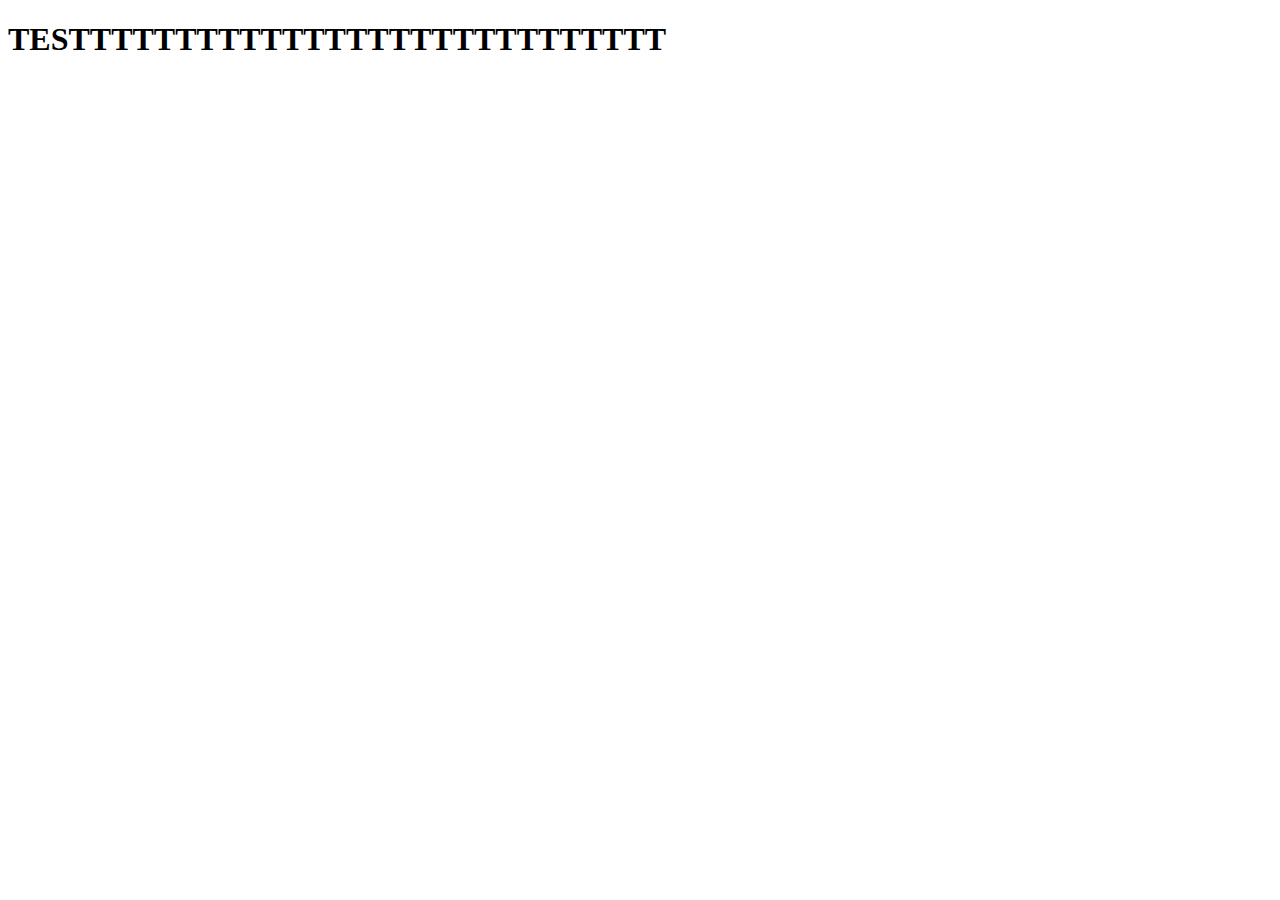
<file: semana01/dia01-github/index.html>
<!doctype html>
<html lang="en">
<head>
    <meta charset="UTF-8">
    <meta name="viewport"
          content="width=device-width, user-scalable=no, initial-scale=1.0, maximum-scale=1.0, minimum-scale=1.0">
    <meta http-equiv="X-UA-Compatible" content="ie=edge">
    <title>Document</title>
</head>
<body>
  <h1>TESTTTTTTTTTTTTTTTTTTTTTTTTTTTT</h1>
</body>
</html>
</file>
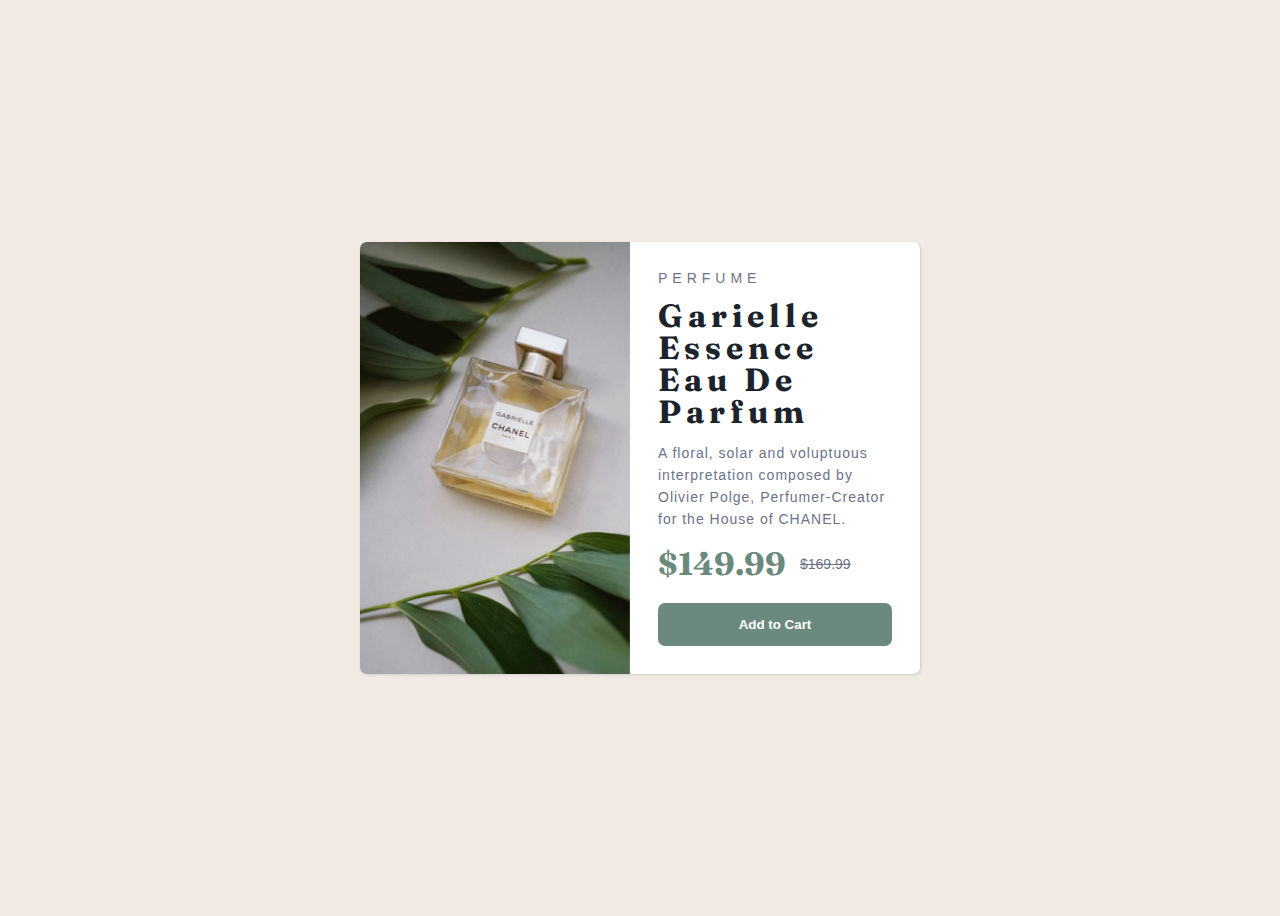
<file: semana02/dia02-reto/index.html>
<!doctype html>
<html lang="en">
<head>
    <meta charset="UTF-8">
    <meta name="viewport"
          content="width=device-width, user-scalable=no, initial-scale=1.0, maximum-scale=1.0, minimum-scale=1.0">
    <meta http-equiv="X-UA-Compatible" content="ie=edge">
    <link rel="stylesheet" href="style.css">
    <title>Document</title>
</head>
<body>
    <main>
        <section class="photo"></section>
        <section class="content">
            <h3>perfume</h3>
            <h1>Garielle Essence Eau De Parfum</h1>
            <p> A floral, solar and voluptuous interpretation composed by Olivier Polge,
                Perfumer-Creator for the House of CHANEL.</p>
            <div>
                <span>$149.99</span>
                <s>$169.99</s>
            </div>
            <button>Add to Cart</button>
        </section>
    </main>
</body>
</html>
</file>
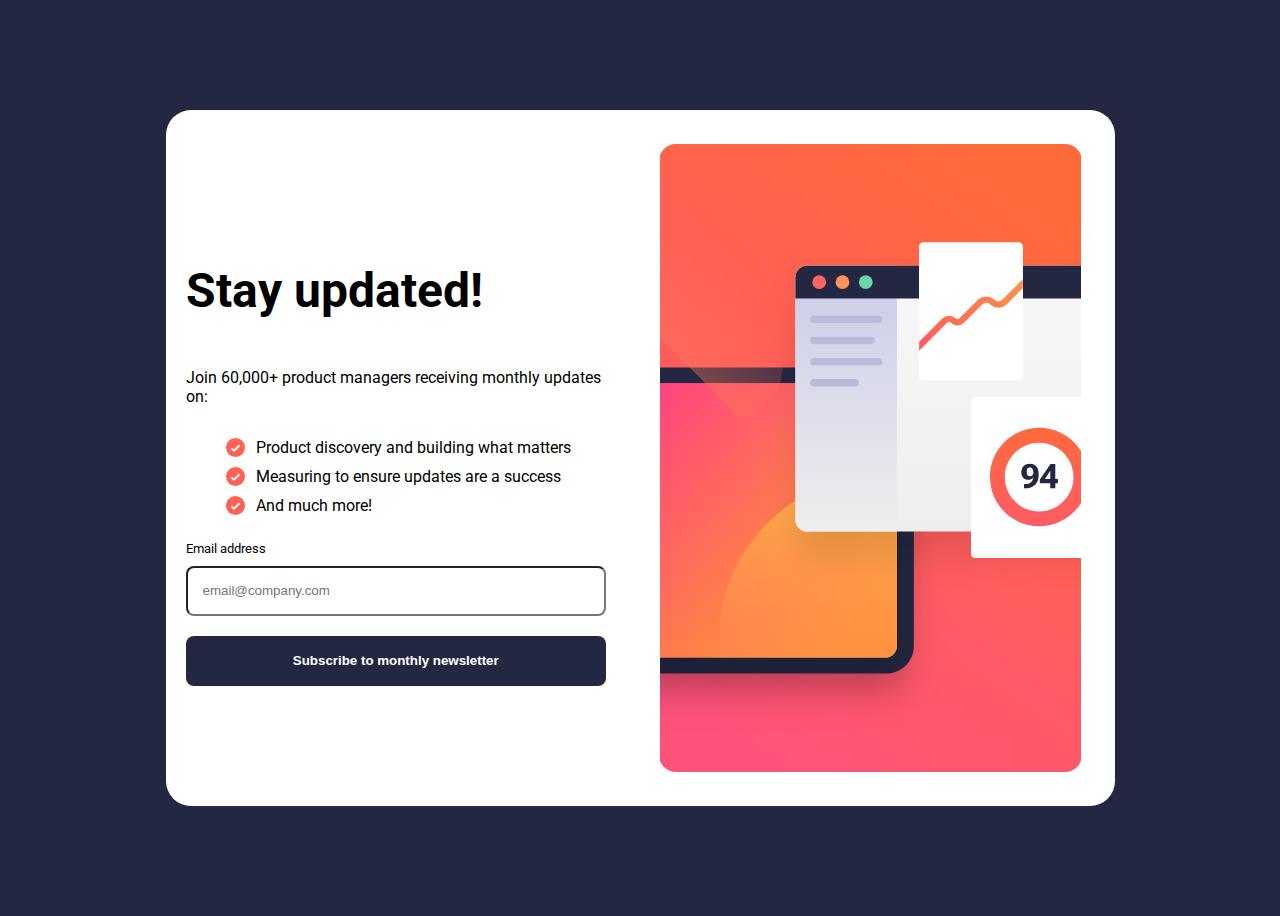
<file: semana02/dia02-reto2/index.html>
<!DOCTYPE html>
<html lang="en">
<head>
  <meta charset="UTF-8">
  <meta name="viewport" content="width=device-width, initial-scale=1.0">

  <link rel="stylesheet" href="style.css">
  
  <title>Frontend Mentor | Newsletter sign-up form with success message</title>
</head>
<body>
    <div class="container">
        <div class="section left-section">
            <h1>Stay updated!</h1>
            <p>Join 60,000+ product managers receiving monthly updates on:</p>
          <ul>
            <li> Product discovery and building what matters</li>
            <li> Measuring to ensure updates are a success</li>
            <li> And much more!</li>
          </ul>
            <label>Email address</label>
            <input type="email" placeholder="email@company.com">

          <input type="submit" value="Subscribe to monthly newsletter">
        </div>
        <div class="section right-section">
            <img src="./assets/images/illustration-sign-up-desktop.svg">
        </div>
    </div>
</body>
</html>
</file>
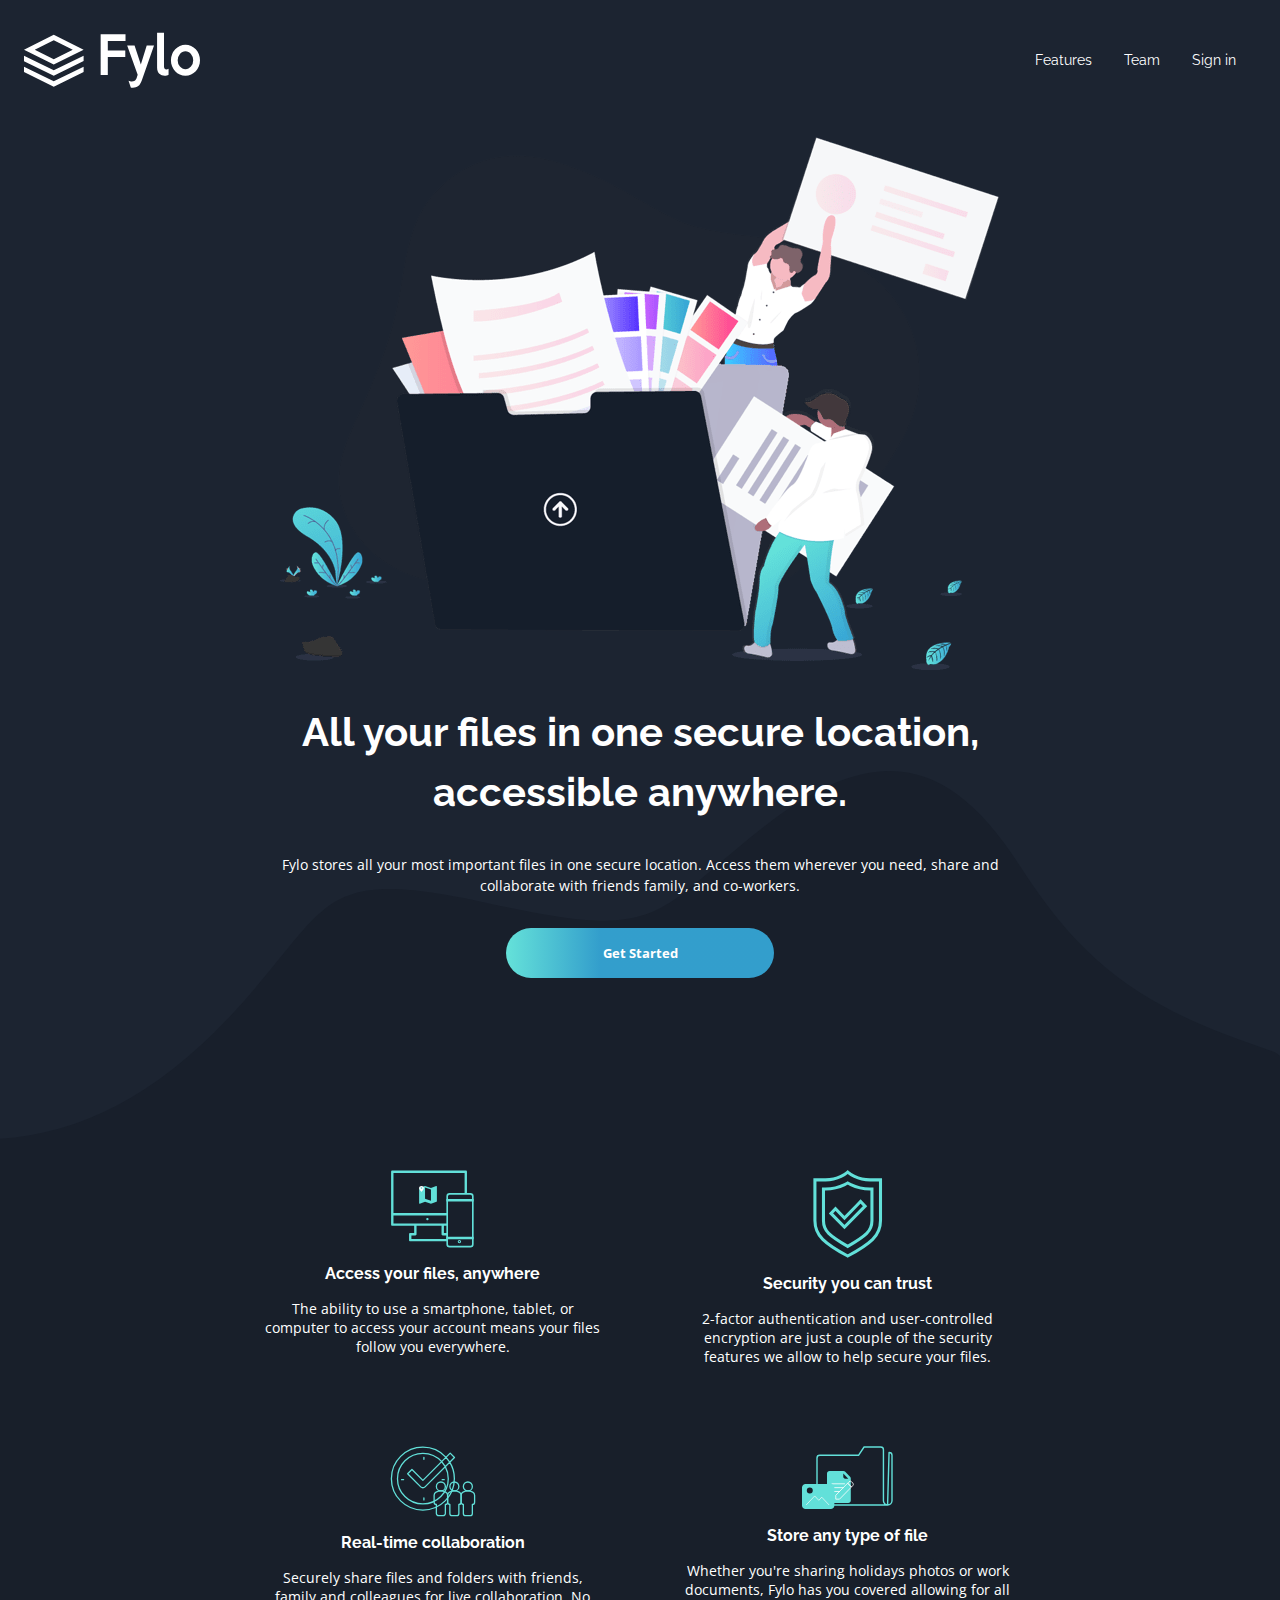
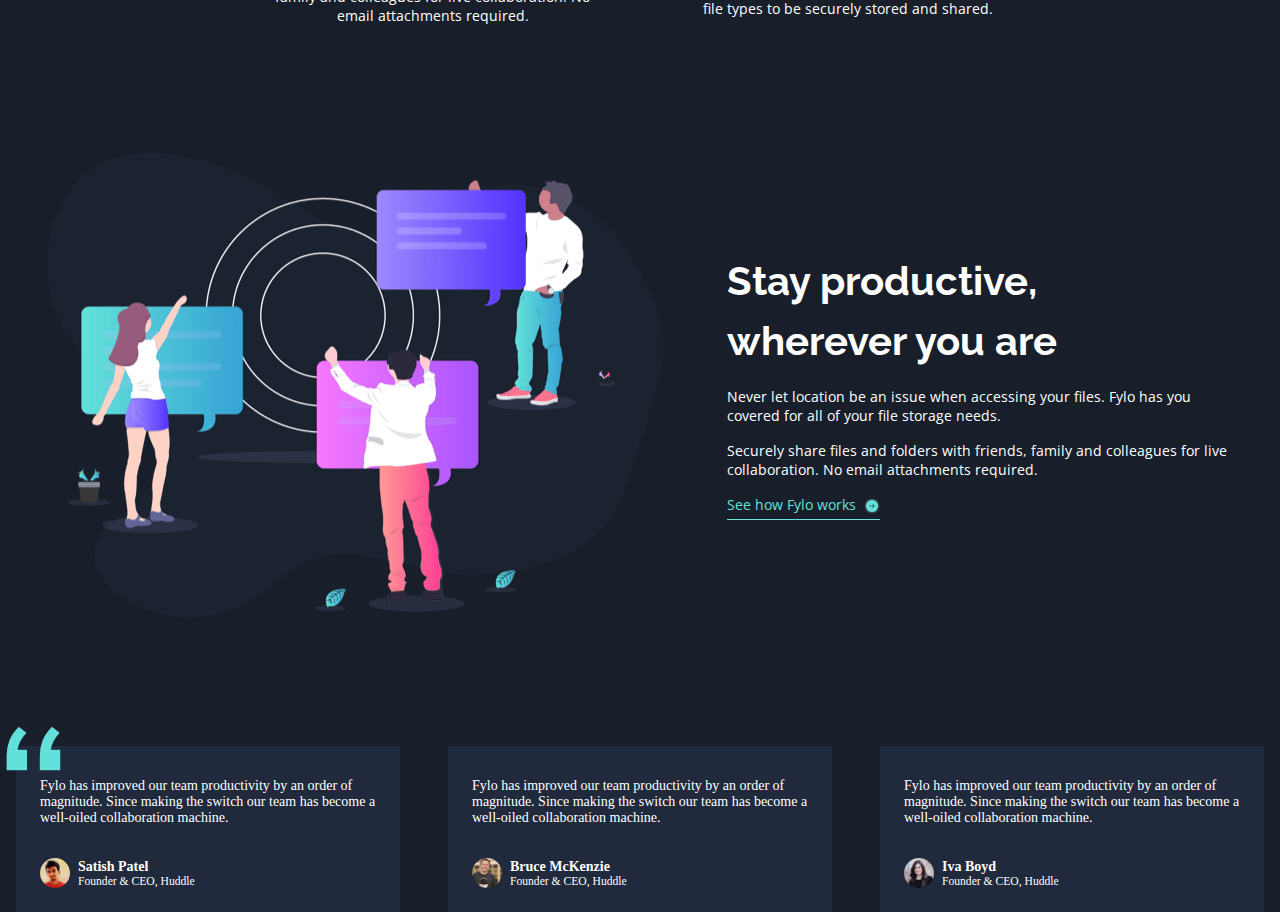
<file: semana03/dia01/index.html>
<!doctype html>
<html lang="en">
<head>
    <meta charset="UTF-8">
    <meta name="viewport"
          content="width=device-width, user-scalable=no, initial-scale=1.0, maximum-scale=1.0, minimum-scale=1.0">
    <meta http-equiv="X-UA-Compatible" content="ie=edge">
    <link rel="stylesheet" href="./css/index.css">
    <title>Fylo</title>
</head>
<body>
    <header class="header wrapper">
        <img src="./images/logo.svg" alt="">
        <nav>
            <ul class="header__nav">
                <li><a href="#">Features</a> </li>
                <li><a href="#">Team</a> </li>
                <li><a href="#">Sign in</a></li>
            </ul>
        </nav>
    </header>
    <main>
        <section class="hero">
            <img class="hero__image" src="./images/illustration-intro.png" alt="">
            <h2 class="hero__title">All your files in one secure location, accessible anywhere.</h2>
            <p class="hero__text">Fylo stores all your most important files in one secure location. Access them wherever
            you need, share and collaborate with friends family, and co-workers.</p>
            <button class="hero__button">Get Started</button>
        </section>

        <section class="features">
            <article class="feature">
                <img src="./images/icon-access-anywhere.svg" alt="" class="feature__image">
                <h3 class="feature__title">Access your files, anywhere</h3>
                <p class="feature__text">The ability to use a smartphone, tablet, or computer to access your account means your
                files follow you everywhere.</p>
            </article>
            <article class="feature">
                <img src="./images/icon-security.svg" alt="">
                <h3 class="feature__title">Security you can trust</h3>
                <p class="feature__text">2-factor authentication and user-controlled encryption are just a couple of the security
                features we allow to help secure your files.</p>
            </article>
            <article class="feature">
                <img src="./images/icon-collaboration.svg" alt="">
                <h3 class="feature__title">Real-time collaboration</h3>
                <p class="feature__text">Securely share files and folders with friends, family and colleagues for live collaboration.
                No email attachments required.</p>
            </article>
            <article class="feature">
                <img src="./images/icon-any-file.svg" alt="">
                <h3 class="feature__title">Store any type of file</h3>
                <p class="feature__text">Whether you're sharing holidays photos or work documents, Fylo has you covered allowing for all
                file types to be securely stored and shared.</p>
            </article>
        </section>
        <section class="colaboration">
            <img src="./images/illustration-stay-productive.png" alt="">
            <div class="how_works">
                <h3 class="how_works__title">Stay productive,<br> wherever you are</h3>
                <p class="how_works__text">Never let location be an issue when accessing your files. Fylo has you covered for all of your file
                storage needs.</p>
                <p class="how_works__text">Securely share files and folders with friends, family and colleagues for live collaboration. No email
                attachments required.</p>
                <a href="#" class="how_works__button">See how Fylo works <img src="./images/icon-arrow.svg" alt="" /> </a>
            </div>
        </section>
        <section class="testimonials">
          <article class="testimonial testimonial--quote">
            <p>Fylo has improved our team productivity by an order of magnitude. Since making the switch our team has become a well-oiled collaboration machine.</p>

            <div class="termimonial_profile">
              <img src="./images/profile-1.jpg" width="30" height="30" />
              <hgroup>
                <h4>Satish Patel</h4>
                <h5>Founder & CEO, Huddle</h5>
              </hgroup>
            </div>
          </article>
          <article class="testimonial">
            <p>Fylo has improved our team productivity by an order of magnitude. Since making the switch our team has become a well-oiled collaboration machine.</p>

            <div class="termimonial_profile">
              <img src="./images/profile-2.jpg" width="30" height="30" />
              <hgroup>
                <h4>Bruce McKenzie</h4>
                <h5>Founder & CEO, Huddle</h5>
              </hgroup>
            </div>
          </article>

          <article class="testimonial">
            <p>Fylo has improved our team productivity by an order of magnitude. Since making the switch our team has become a well-oiled collaboration machine.</p>

            <div class="termimonial_profile">
              <img src="./images/profile-3.jpg" width="30" height="30" />
              <hgroup>
                <h4>Iva Boyd</h4>
                <h5>Founder & CEO, Huddle</h5>
              </hgroup>
            </div>
          </article>
        </section>
    </main>
</body>
</html>
</file>
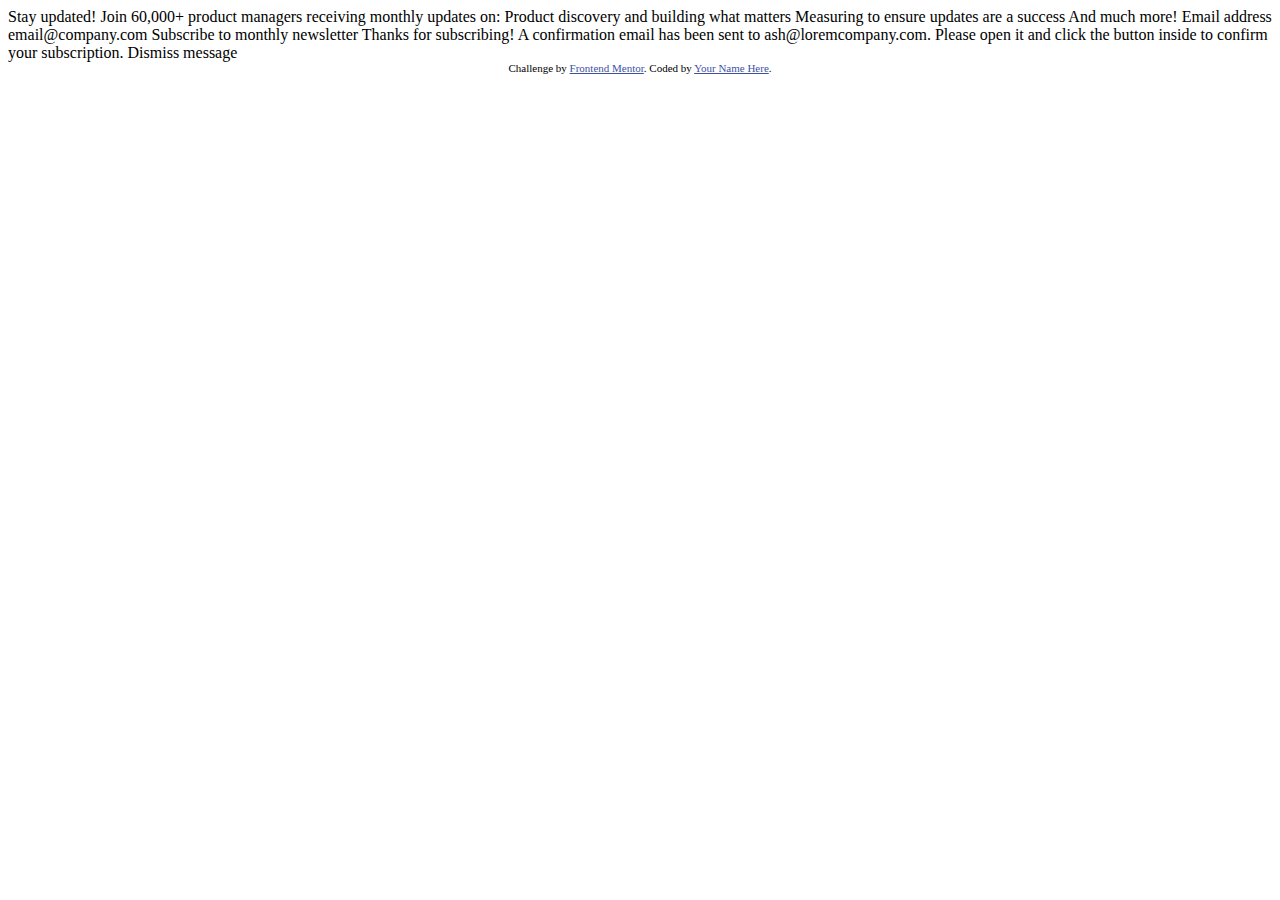
<file: semana02/dia02-reto2/index2.html>
<!DOCTYPE html>
<html lang="en">
<head>
  <meta charset="UTF-8">
  <meta name="viewport" content="width=device-width, initial-scale=1.0"> <!-- displays site properly based on user's device -->

  <link rel="icon" type="image/png" sizes="32x32" href="./assets/images/favicon-32x32.png">
  
  <title>Frontend Mentor | Newsletter sign-up form with success message</title>

  <!-- Feel free to remove these styles or customise in your own stylesheet 👍 -->
  <style>
    .attribution { font-size: 11px; text-align: center; }
    .attribution a { color: hsl(228, 45%, 44%); }
  </style>
</head>
<body>

  <!-- Sign-up form start -->

  Stay updated!

  Join 60,000+ product managers receiving monthly updates on:

  Product discovery and building what matters
  Measuring to ensure updates are a success
  And much more!

  Email address
  email@company.com

  Subscribe to monthly newsletter

  <!-- Sign-up form end -->

  <!-- Success message start -->

  Thanks for subscribing!

  A confirmation email has been sent to ash@loremcompany.com. 
  Please open it and click the button inside to confirm your subscription.

  Dismiss message

  <!-- Success message end -->
  
  <div class="attribution">
    Challenge by <a href="https://www.frontendmentor.io?ref=challenge" target="_blank">Frontend Mentor</a>. 
    Coded by <a href="#">Your Name Here</a>.
  </div>
</body>
</html>
</file>
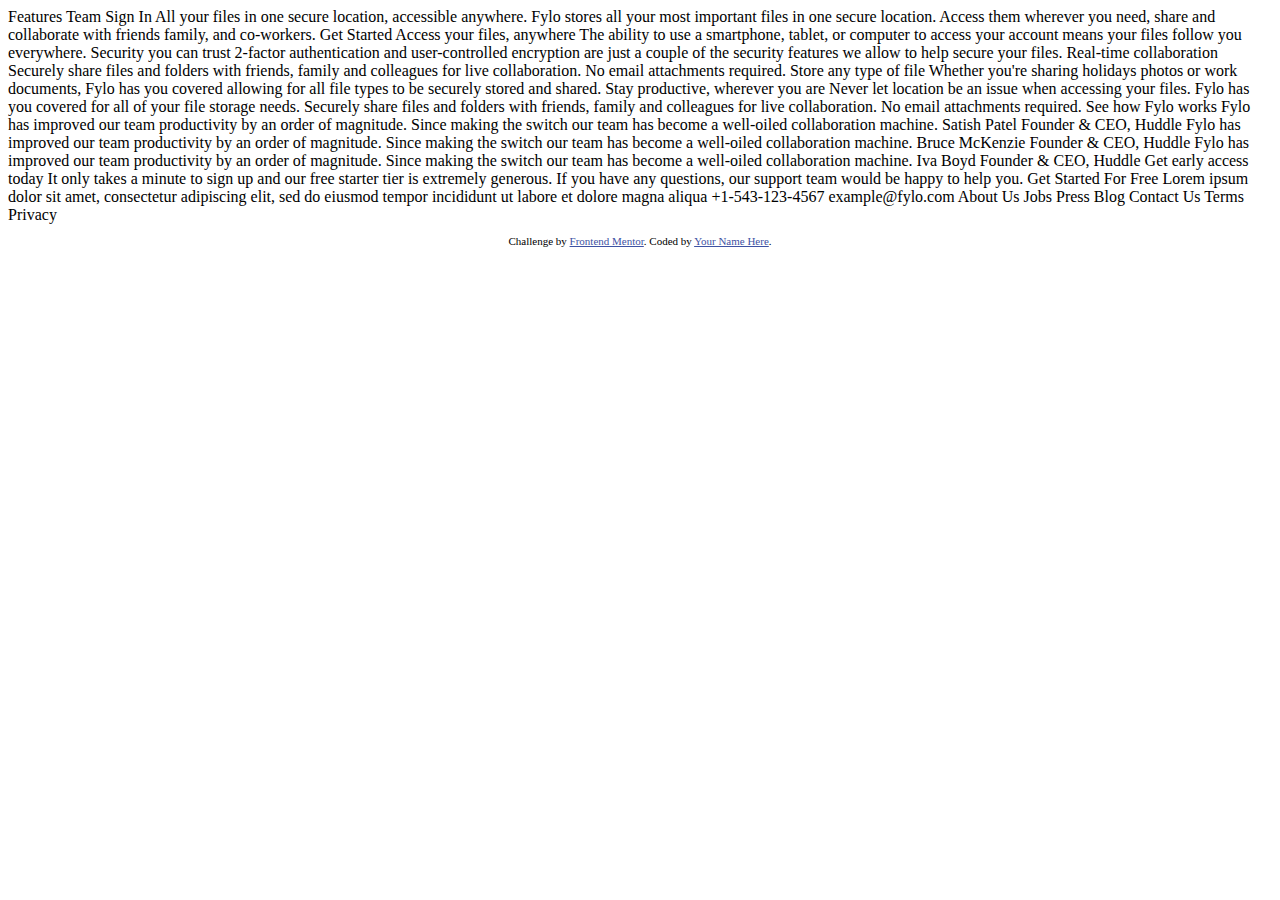
<file: semana03/dia01/index_copy.html>
<!DOCTYPE html>
<html lang="en">
<head>
  <meta charset="UTF-8">
  <meta name="viewport" content="width=device-width, initial-scale=1.0"> <!-- displays site properly based on user's device -->

  <link rel="icon" type="image/png" sizes="32x32" href="./images/favicon-32x32.png">
  
  <title>Frontend Mentor | Fylo landing page with dark theme and features grid</title>

  <!-- Feel free to remove these styles or customise in your own stylesheet 👍 -->
  <style>
    .attribution { font-size: 11px; text-align: center; }
    .attribution a { color: hsl(228, 45%, 44%); }
  </style>
</head>
<body>
  Features
  Team
  Sign In

  All your files in one secure location, accessible anywhere.

  Fylo stores all your most important files in one secure location. Access them wherever 
  you need, share and collaborate with friends family, and co-workers.

  Get Started

  Access your files, anywhere

  The ability to use a smartphone, tablet, or computer to access your account means your 
  files follow you everywhere.

  Security you can trust

  2-factor authentication and user-controlled encryption are just a couple of the security 
  features we allow to help secure your files.

  Real-time collaboration

  Securely share files and folders with friends, family and colleagues for live collaboration. 
  No email attachments required.

  Store any type of file

  Whether you're sharing holidays photos or work documents, Fylo has you covered allowing for all 
  file types to be securely stored and shared.

  Stay productive, wherever you are

  Never let location be an issue when accessing your files. Fylo has you covered for all of your file 
  storage needs.

  Securely share files and folders with friends, family and colleagues for live collaboration. No email 
  attachments required.

  See how Fylo works

  Fylo has improved our team productivity by an order of magnitude. Since making the switch our team has 
  become a well-oiled collaboration machine.

  Satish Patel
  Founder & CEO, Huddle

  Fylo has improved our team productivity by an order of magnitude. Since making the switch our team has 
  become a well-oiled collaboration machine.

  Bruce McKenzie
  Founder & CEO, Huddle

  Fylo has improved our team productivity by an order of magnitude. Since making the switch our team has 
  become a well-oiled collaboration machine.

  Iva Boyd
  Founder & CEO, Huddle

  Get early access today

  It only takes a minute to sign up and our free starter tier is extremely generous. If you have any 
  questions, our support team would be happy to help you.

  Get Started For Free

  Lorem ipsum dolor sit amet, consectetur adipiscing elit, sed do eiusmod tempor incididunt ut labore et 
  dolore magna aliqua

  +1-543-123-4567
  example@fylo.com

  About Us
  Jobs
  Press
  Blog

  Contact Us
  Terms
  Privacy

  <footer>
    <p class="attribution">
      Challenge by <a href="https://www.frontendmentor.io?ref=challenge" target="_blank">Frontend Mentor</a>. 
      Coded by <a href="#">Your Name Here</a>.
    </p>
  </footer>
</body>
</html>
</file>
<file: semana02/dia02-reto/style.css>
@import url('https://fonts.googleapis.com/css2?family=Fraunces:wght@700&family=Montserrat:wght@500;700&display=swap');

body {
    background-color: hsl(30, 38%, 92%);
    font-size: 14px;
    font-family: 'Monserrat', sans-serif;
    height: 100vh;
    display: flex;
    justify-content: center;
    align-items: center;
}
main {
    width: 560px;
    display: flex;
    min-height: 400px;
}

.photo {
    width: 300px;
    background-image: url(./images/image-product-desktop.jpg);
    background-repeat: no-repeat;
    background-size: cover;
    border-radius: 7px 0 0 7px;
    box-shadow: 1px 1px 3px #ccc;
}

.content {
    background-color: hsl(0, 0%, 100%);
    width: 260px;
    padding: 28px;
    border-radius: 0 7px 7px 0;
    box-shadow: 1px 1px 3px #ccc;
}

.content h3 {
    text-transform: uppercase;
    font-weight: 500;
    font-size: 14px;
    color: hsl(228, 12%, 48%);
    margin: 0;
    letter-spacing: 5px;
}

.content h1 {
    font-family: 'Fraunces', sans-serif;
    font-weight: 700;
    font-size: 32px;
    color: hsl(212, 21%, 14%);
    margin-top: 14px;
    margin-bottom: 14px;
    line-height: 1;
    letter-spacing: 5px;
}

.content p {
    color: hsl(228, 12%, 48%);
    font-weight: 500;
    line-height: 22px;
    letter-spacing: 1px;
}

.content div {
    display: flex;
    gap: 14px;
    align-items: center;
}

.content span {
    font-family: 'Fraunces', sans-serif;
    font-weight: 700;
    font-size: 32px;
    color: hsl(158, 12%, 48%);
}

.content s {
    color: hsl(228, 12%, 48%);
}

.content button {
    font-family: 'Monserrat', sans-serif;
    font-weight: 700;
    background-color: hsl(158, 12%, 48%);
    border: 0;
    color: hsl(0, 0%, 100%);
    width: 100%;
    padding: 14px;
    border-radius: 7px;
    margin-top: 20px;
    display: flex;
    justify-content: center;
    gap: 7px;
    cursor: pointer;
}
</file>
<file: semana02/dia02-reto2/style.css>
@import url('https://fonts.googleapis.com/css2?family=Roboto:wght@400;700&display=swap');

:root {
  --tomato: hsl(4, 100%, 67%);
  --dark-slate-grey: hsl(234, 29%, 20%);
  --charcoal-grey: hsl(235, 18%, 26%);
  --grey: hsl(231, 7%, 60%);
  --white: hsl(0, 0%, 100%);
}

body {
  font-family: 'Roboto', sans-serif;
  font-size: 16px;
  background-color: var(--dark-slate-grey);
  height: 100vh;
  display: flex;
  justify-content: center;
  align-items: center;
}

.container {
  display: flex;
  border-radius: 25px;
  overflow: hidden;
  background-color: var(--white);
  max-width: 100%;
  margin: 0 auto;
}


.section {
  flex: 1;
  padding: 20px;
}

.left-section {
  display: flex;
  flex-direction: column;
  justify-content: center;
  align-items: stretch;
  text-align: left;
}

.left-section li {
    list-style: none;
    background: url("data:image/svg+xml,%3Csvg xmlns='http://www.w3.org/2000/svg' width='21' height='21' viewBox='0 0 21 21'%3E%3Cg fill='none'%3E%3Ccircle cx='10.5' cy='10.5' r='10.5' fill='%23FF6155'/%3E%3Cpath stroke='%23FFF' stroke-width='2' d='M6 11.381 8.735 14 15 8'/%3E%3C/g%3E%3C/svg%3E") no-repeat left center;
    background-size: contain;
    padding-left: 30px;
    margin-bottom: 10px;
}

.left-section h1 {
    font-size: 3em;
}

.left-section p {
    font-size: 1em;
}

.left-section label {
    text-align: left;
    display: block;
    width: 100%;
    margin-bottom: 10px;
    font-size: 0.8em;
}

.left-section h1,
.left-section p,
.left-section ul,
.left-section label,
.left-section input[type="email"],
.left-section input[type="submit"] {
    width: 100%;
}


.right-section {
    background: no-repeat center center;
    background-size: cover;
    border-radius: 25px;
    margin-top: 14px;
    margin-bottom: 14px;
    margin-right: 14px;
    margin-left: 14px;
  }

  .right-section img {
    width: 100%;
    height: 100%;
    object-fit: cover;
  }

  input[type="email"], input[type="submit"] {
    width: 100%;
    height: 50px;
    border-radius: 8px;
    padding: 0 15px;
    box-sizing: border-box;
  }

  input[type="email"] {
    margin-bottom: 20px;
  }

  input[type="submit"] {
    background-color: var(--dark-slate-grey);
    color: var(--white);
    border: none;
    font-weight: 700;
  }
</file>
<file: semana03/dia01/css/index.css>
@import url('https://fonts.googleapis.com/css2?family=Raleway:wght@400;700&display=swap');
@import url('https://fonts.googleapis.com/css2?family=Open+Sans:wght@400;700&display=swap');

:root {
    /* FONTS */
    --font-primary: 'Raleway', sans-serif;
    --font-secundary: 'Open Sans', sans-serif;
    --font-size: 14px;
    --font-weight-regular: 400;
    --font-weight-bold: 700;
    /* COLORS */
    --primary-dark-blue-intro: hsl(217, 28%, 15%);
    --primary-dark-blue-main: hsl(218, 28%, 13%);
    --primary-dark-blue-footer: hsl(216, 53%, 9%);
    --primary-dark-blue-testimonials: hsl(219, 30%, 18%);
    --accent-cyan-inside: hsl(176, 68%, 64%);
    --accent-blue-inside: hsl(198, 60%, 50%);
    --accent-light-red-error: hsl(0, 100%, 63%);
    --neutral-white: hsl(0, 0%, 100%);
}

* {
    margin: 0;
    box-sizing: content-box;
}

body {
    background-color: var(--primary-dark-blue-intro);
    color: var(--neutral-white);
    font-size: var(--font-size);
}

a {
    color: inherit;
    text-decoration: none;
}

img {
  max-width: 100%;
  height: auto;
}

.wrapper {
    width: min(100% - 3rem, 1440px);
}

.header {
    font-family: var(--font-primary);
    margin: 0 auto;
    display: flex;
    justify-content: space-between;
    margin-top: 2rem;
}

.header__nav {
    list-style: none;
    /*border: 1px solid red;*/
    /*width: 200px;*/
    padding: 10px;
    margin: 10px;
    display: flex;
    gap: 2rem;
}

.hero {
    /*border: 1px solid red;*/
    margin: 0 auto;
    display: flex;
    flex-direction: column;
    align-items: center;
    gap: 2rem;
    text-align: center;
    background: var(--primary-dark-blue-intro) url(../images/bg-curvy-desktop.svg) no-repeat bottom;
    background-size: contain;
    padding-top: 3rem;
    padding-bottom: 12rem;
}

.hero__title {
    width: min(100% - 3rem, 720px);
    font-family: var(--font-primary);
    font-weight: var(--font-weight-bold);
    font-size: 2.5rem;
    line-height: 1.5;
}

.hero__text {
    width: min(100% - 3rem, 720px);
    font-family: var(--font-secundary);
    padding: 0 7rem;
    line-height: 1.5;
}

.hero__button {
    font-family: var(--font-secundary);
    font-weight: var(--font-weight-bold);
    border: none;
    border-radius: 7rem;
    padding: 1rem 1.5rem;
    line-weight: 1.5;
    min-width: 220px;
    color: var(--neutral-white);
    background:
        linear-gradient(
            90deg,
            var(--accent-cyan-inside) 0%,
            var(--accent-blue-inside) 35%
        );
}

.features {
    display: grid;
    grid-template-columns: 335px 335px;
    justify-content: center;
    gap: 5rem;
    background-color: var(--primary-dark-blue-main);

}

.feature {
    text-align: center;
    display: flex;
    flex-direction: column;
    align-items: center;
    gap: 1rem;
}

.feature__title {
    font-family: var(--font-primary);
}

.feature__text {
    font-family: var(--font-secundary);
}

.colaboration {
    display: flex;
    padding: 0 3rem;
    padding-top: 8rem;
    background-color: var(--primary-dark-blue-main);
    gap: 4rem;
    align-items: center;
}

.how_works {
    display: flex;
    flex-direction: column;
    gap: 1rem;
}

.how_works__title{
    font-family: var(--font-primary);
    font-weight: var(--font-weight-bold);
    font-size: 2.5rem;
    line-height: 1.5;
}

.how_works__text {
    font-family: var(--font-secundary);
}

.how_works__button {
    display: flex;
    align-items: flex-end;
    gap: 0.5rem;
    font-family: var(--font-secundary);
    color: var(--accent-cyan-inside);
    border-bottom: 1px solid var(--accent-cyan-inside);
    margin-right: auto;
    padding-bottom: 0.3rem;
}

.testimonials {
    display: flex;
    padding: 0 3rem;
    padding-top: 8rem;
    background-color: var(--primary-dark-blue-main);
    gap: 3rem;
    justify-content: center;
    background-image: url(../images/bg-quotes.png) top no-repeat;
}

.testimonial {
  position: relative;
  background-color: var(--primary-dark-blue-testimonials);
  /* padding-top: 2rem;
  padding-bottom: 1.5rem;
  padding-left: 1.5rem;
  padding-right: 1.5rem; */
  /* padding: 2rem 1.5rem 1.5rem; */ /* top LyR bottom */
  padding: 2rem 1.5rem 1.5rem 1.5rem;
  font-family: var(--font-secondary);
  display: flex;
  flex-direction: column;
  gap: 2rem;
  z-index: 20;
}

.testimonial--quote::after {
  content: '';
  display: block;
  background: url(../images/bg-quotes.png) no-repeat top left;
  position: absolute;
  top: -20px;
  left: -10px;
  width: 80px;
  height: 50px;
  z-index: 10;
}

.testimonial p {
  width: 21rem;
}

.testimonial img {
  border-radius: 50%;
}

.termimonial_profile {
  display: flex;
  align-items: center;
  gap: .5rem;
}

.termimonial_profile h5 {
  font-weight: var(--font-weight-regular);
}
</file>
